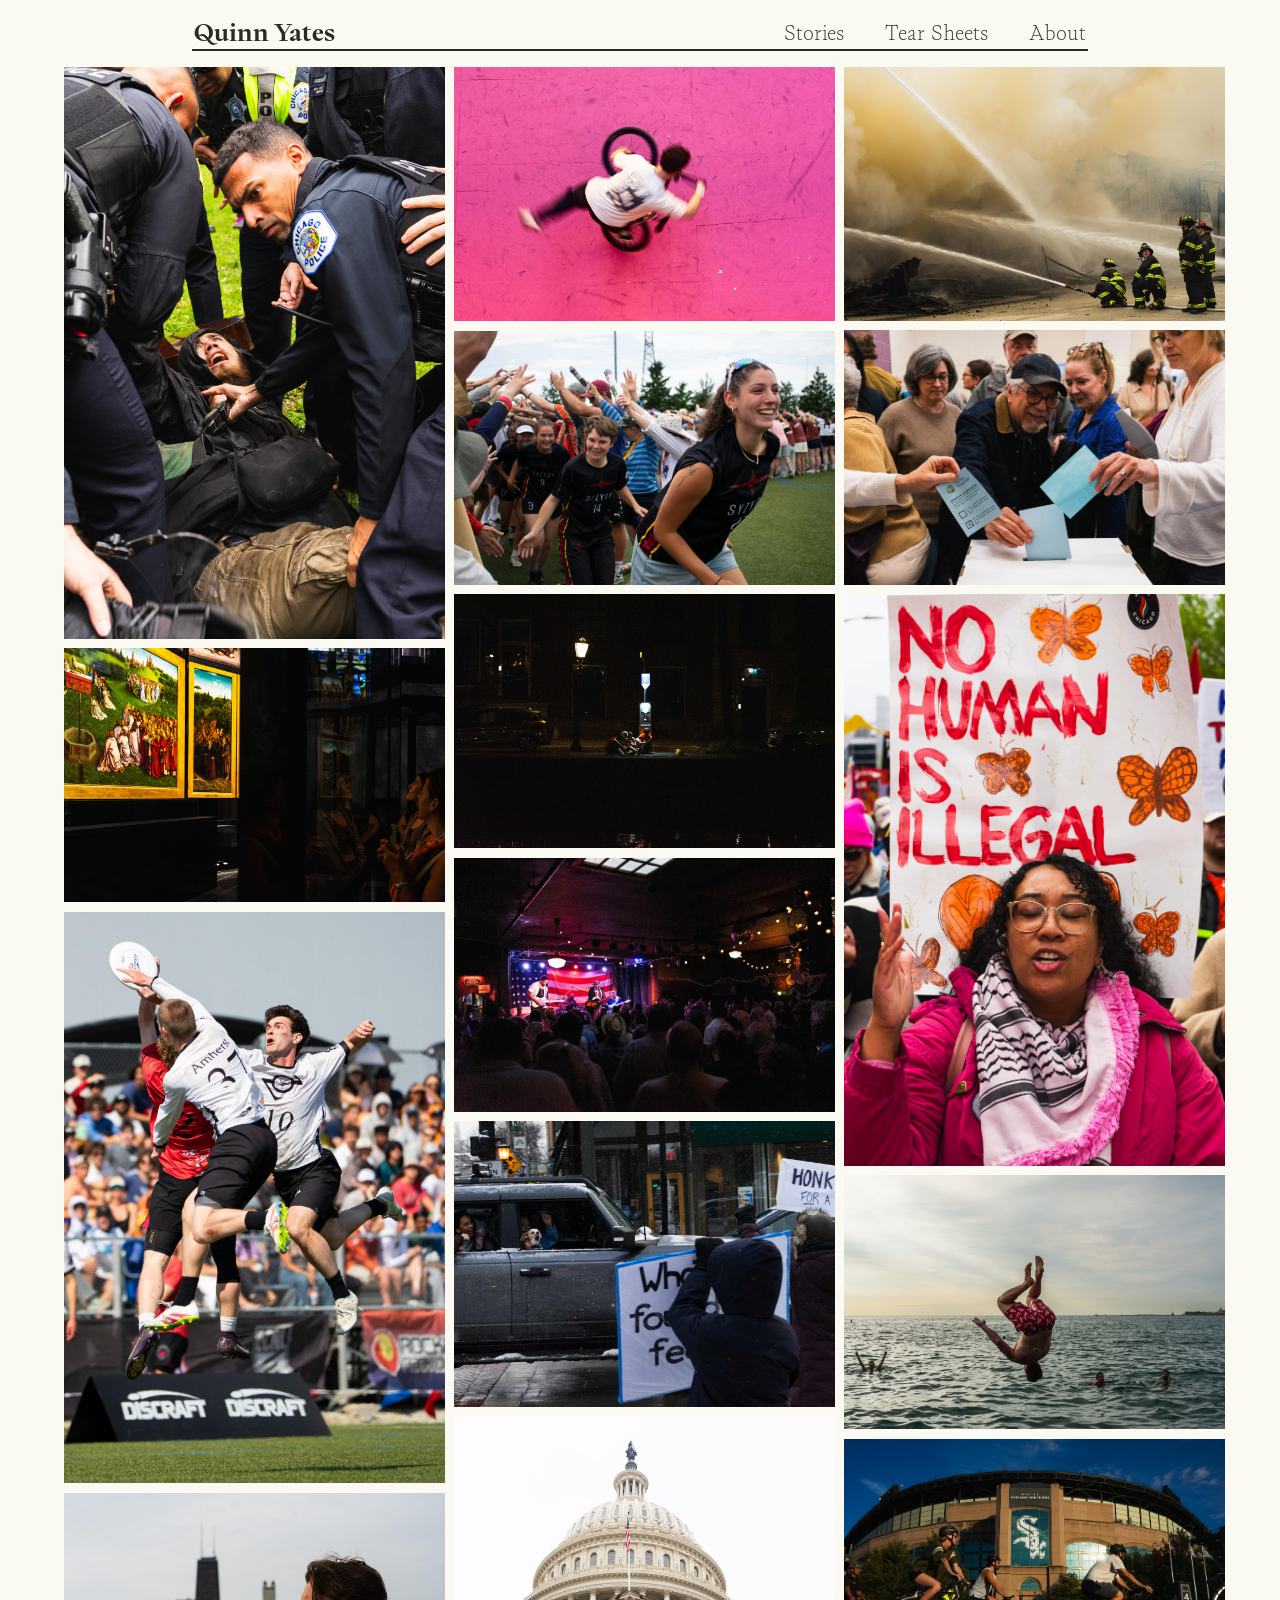
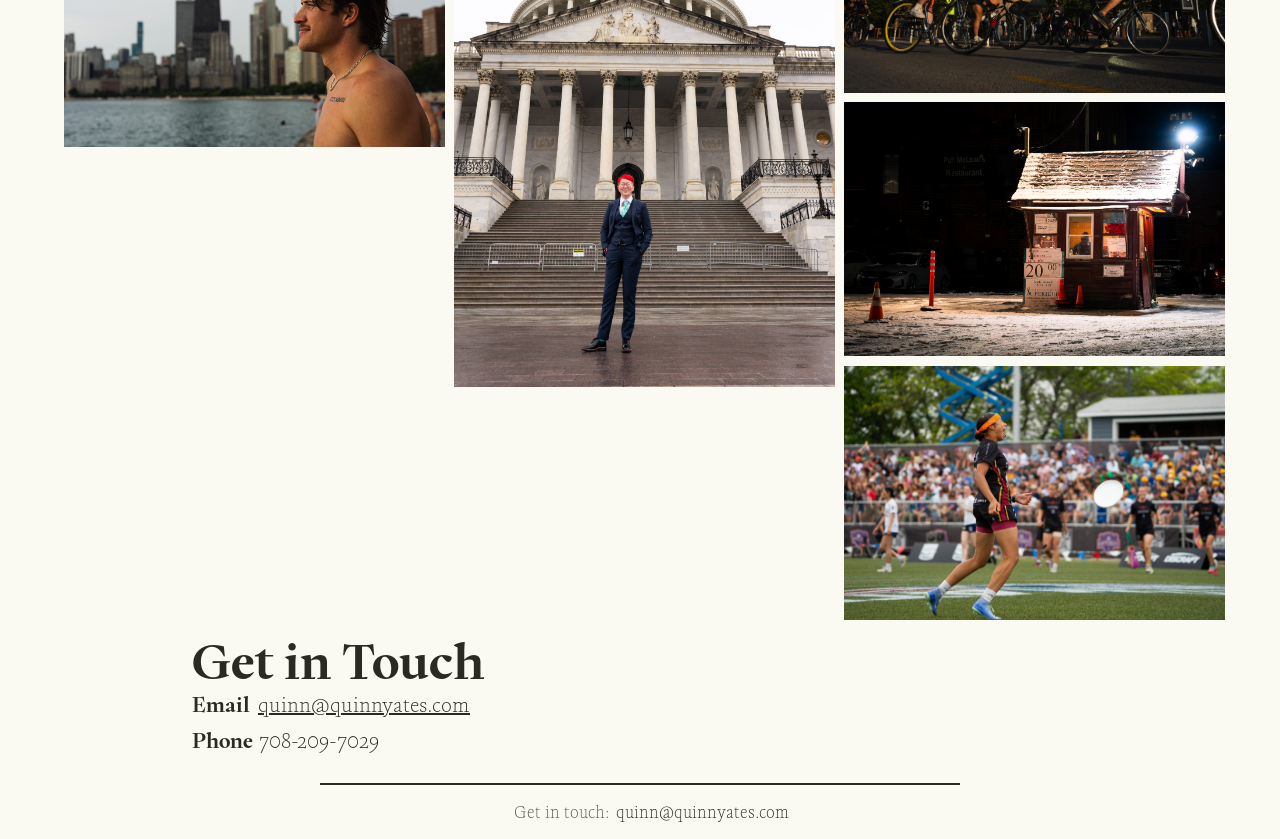
<file: index.html>
<!DOCTYPE html>
<html lang="en">

<head>
	<!--Meta tags-->
	<meta charset="UTF-8" />
	<meta name="viewport" content="width=device-width, initial-scale=1.0" />
	<meta name="description" content="Quinn's Photography" />
	<meta name="robots" content="index, follow" />
	<link rel="icon" type="image/x-icon" href="/assets/favicon/favicon.ico">
	<!--Open Graph Tags-->
	<meta property="og:site_name" content="Quinn Yates" />
	<meta property="og:url" content="https://photo.quinnyates.com" />
	<meta property="og:type" content="website" />
	<!-- Style Tags -->
	<link rel="stylesheet" href="style.css" />
	<link rel="stylesheet" href="index.css" />
	<script src="./photo.js" defer type="module"></script>
	<!-- Other -->
	<meta property="og:title" content="Portfolio | Quinn Yates" />
	<title>Portfolio | Quinn Yates</title>
</head>

<body class="homepage" id="body">
	<nav>
		<a href="/"><h1>Quinn Yates</h1></a>
		<ul>
			<li><a href="/stories/">Stories</a></li>
			<li><a href="/tearsheets/">Tear Sheets</a></li>
			<li><a href="about.html">About</a></li>
		</ul>
	</nav>
	<main>
		<section id="portfolio">
			<div class="wrapper-full">
                                <div class="popup">
					<button class="back"><img src="assets/gallery.svg" class="back" alt="back to gallery"></button>
				</div>
				<div id="photos" class="gallery">
                                </div>
			</div>
		</section>
		<section id="get-in-touch">
			<div class="wrapper">
				<h2>Get in Touch</h2>
				<p><b>Email</b> <a href="mailto:quinn@quinnyates.com">quinn@quinnyates.com</a></p>
				<p><b>Phone</b> 708-209-7029</p>
			</div>
		</section>

        </main>
	<footer>
		<div class="footer-wrapper">
			<span>Get in touch: <a href="mailto:quinn@quinnyates.com">quinn@quinnyates.com</a></span>
		</div>
	</footer>
</body>

</html>
</file>
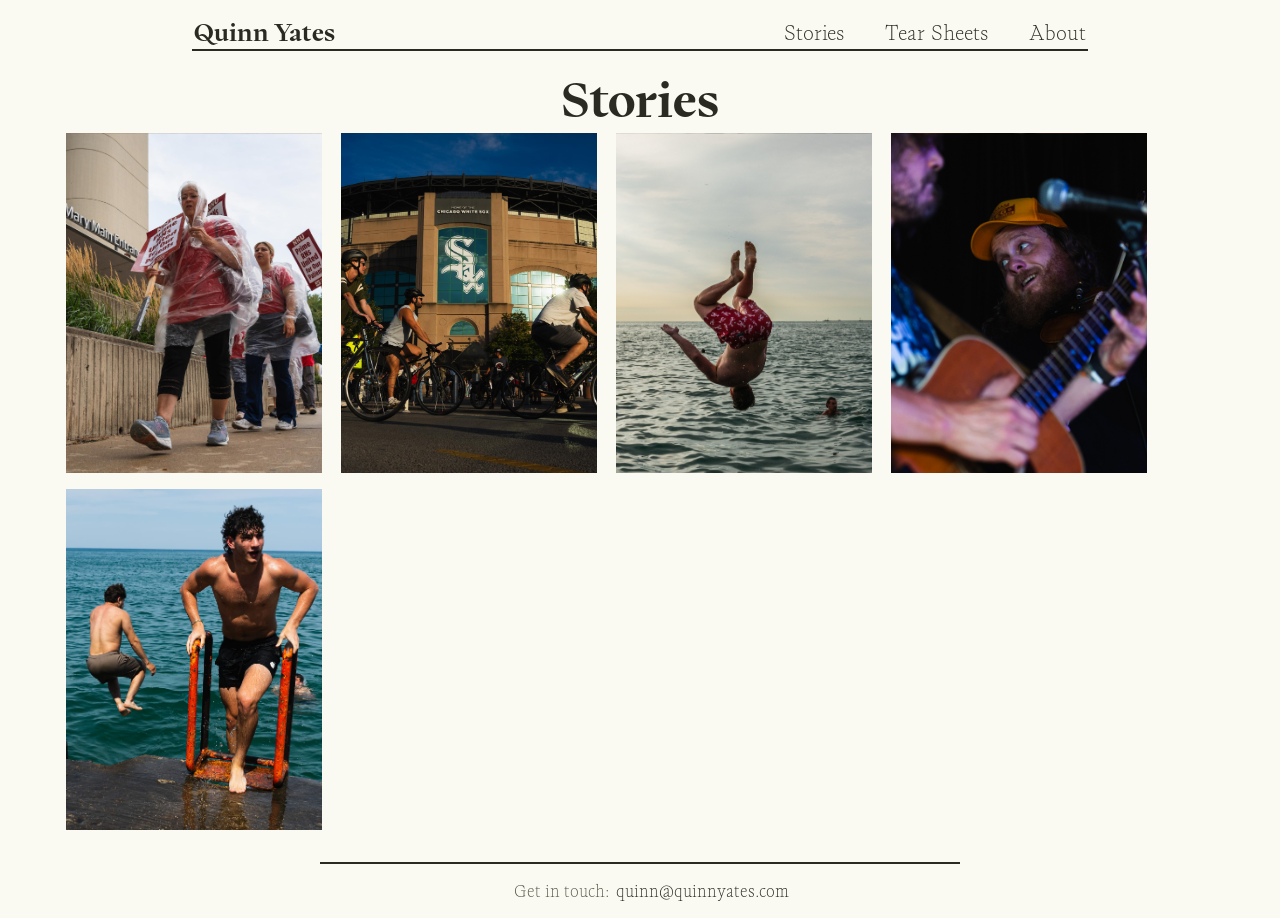
<file: stories/index.html>
<!DOCTYPE html>
<html lang="en">

<head>
	<!--Meta tags-->
	<meta charset="UTF-8" />
	<meta name="viewport" content="width=device-width, initial-scale=1.0" />
	<meta name="description" content="Quinn's Photography" />
	<meta name="robots" content="index, follow" />
	<link rel="icon" type="image/x-icon" href="/assets/favicon/favicon.ico">
	<!--Open Graph Tags-->
	<meta property="og:site_name" content="Quinn Yates" />
	<meta property="og:url" content="https://photo.quinnyates.com" />
	<meta property="og:type" content="website" />
	<!-- Style Tags -->
	<link rel="stylesheet" href="../style.css" />
	<link rel="stylesheet" href="./stories.css" />
	<!-- Other -->
	<meta property="og:title" content="Photo Stories | Quinn Yates" />
	<title>Photo Stories | Quinn Yates</title>
</head>

<body class="homepage" id="body">
	<nav>
		<a href="/"><h1>Quinn Yates</h1></a>
		<ul>
			<li><a href="/stories/">Stories</a></li>
			<li><a href="/tearsheets/">Tear Sheets</a></li>
			<li><a href="../about.html">About</a></li>
		</ul>
	</nav>
	<main>
		<section >
			<div class="wrapper wrapper-title">
				<h2 style="text-align: center;">Stories</h2>
			</div>
			<div class="wrapper-full">
				<div id="photos" class="story-gallery">
					<a href="nurse-strike.html">
						<article style="background-image: url(../assets/photos/nurse-strike/1.jpg);">
							<h3>Nurse Strike</h3>
						</article>
					</a>
					<a href="https://quinnyates.com/posts/chicago-bike-sox">
						<article style="background-image: url(../assets/photos/thumbnails/chicago-bike-sox.jpg);">
							<h3>Bikes, Beer and Baseball</h3>
						</article>
					</a>
					<a href="../frosty-fridays.html">
						<article style="background-image: url(../assets/photos/frosty-fridays/1.jpg);">
							<h3>Frosty Fridays</h3>
						</article>
					</a>
					<a href="../american-music-festival-2026.html">
						<article style="background-image: url(../assets/photos/amf-2026/1.jpg);">
							<h3>American Music Festival</h3>
						</article>
					</a>
					<a href="../summertime.html">
						<article style="background-image: url(../assets/photos/summertime/1.jpg);">
							<h3>Summertime</h3>
						</article>
					</a>
				</div>

			</div>
		</section>
        </main>
	<footer>
		<div class="footer-wrapper">
			<span>Get in touch: <a href="mailto:quinn@quinnyates.com">quinn@quinnyates.com</a></span>
		</div>
	</footer>
</body>

</html>
</file>
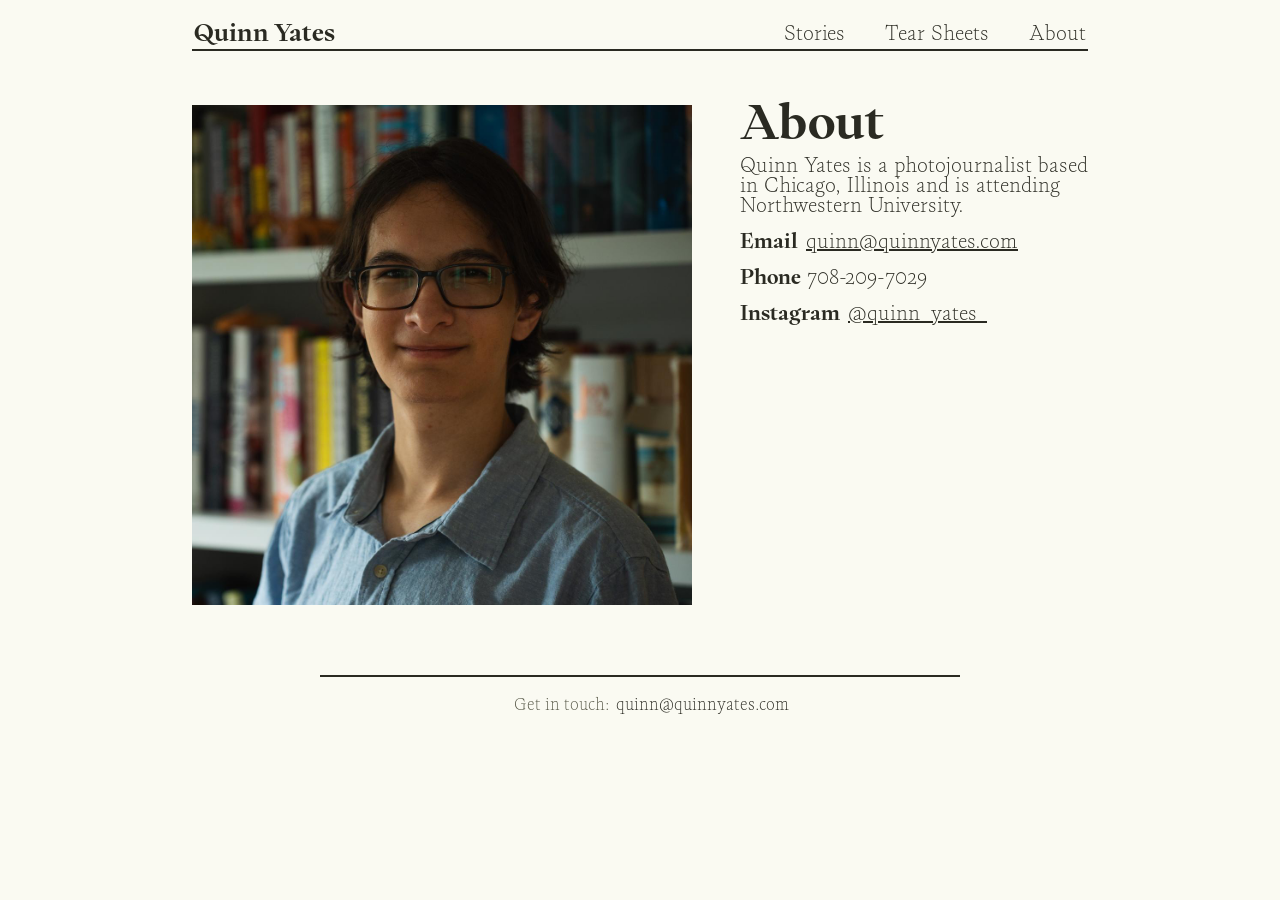
<file: about.html>
<!DOCTYPE html>
<html lang="en">

<head>
	<!--Meta tags-->
	<meta charset="UTF-8" />
	<meta name="viewport" content="width=device-width, initial-scale=1.0" />
	<meta name="description" content="Quinn's Photography" />
	<meta name="robots" content="index, follow" />
	<link rel="icon" type="image/x-icon" href="/assets/favicon/favicon.ico">
	<!--Open Graph Tags-->
	<meta property="og:site_name" content="My Random Throughts" />
	<meta property="og:url" content="https://photo.quinnyates.com/about" />
	<meta property="og:type" content="website" />
	<!-- Style Tags -->
	<link rel="stylesheet" href="./style.css" />
	<!-- Other -->
	<meta property="og:title" content="About Me | Quinn Yates" />
	<title>About</title>
</head>

<body class="homepage">
	<nav>
		<a href="/"><h1>Quinn Yates</h1></a>
		<ul>
			<li><a href="/stories/">Stories</a></li>
			<li><a href="/tearsheets/">Tear Sheets</a></li>
			<li><a href="about.html">About</a></li>
		</ul>
	</nav>
	<main>
		<br>
		<section id="description">
			<div class="wrapper wrapper-split">
				<img src="/assets/photos/headshot.jpg" alt="">
				<div>
					<h2>About</h2>
					<p>Quinn Yates is a photojournalist based in Chicago, Illinois and is attending Northwestern University.</p>
					<p><b>Email</b> <a href="mailto:quinn@quinnyates.com">quinn@quinnyates.com</a></p>
					<p><b>Phone</b> 708-209-7029</p>
					<p><b>Instagram</b> <a href="https://www.instagram.com/quinn_yates_/">@quinn_yates_</a></p>
				</div>

			</div>
		</section>
		<br>
		<section id="contact" class="wrapper">
		</section>
	</main>
	<footer>
		<div class="footer-wrapper">
			<span>Get in touch: <a href="mailto:quinn@quinnyates.com">quinn@quinnyates.com</a></span>
		</div>
	</footer>
</body>

</html>
</file>
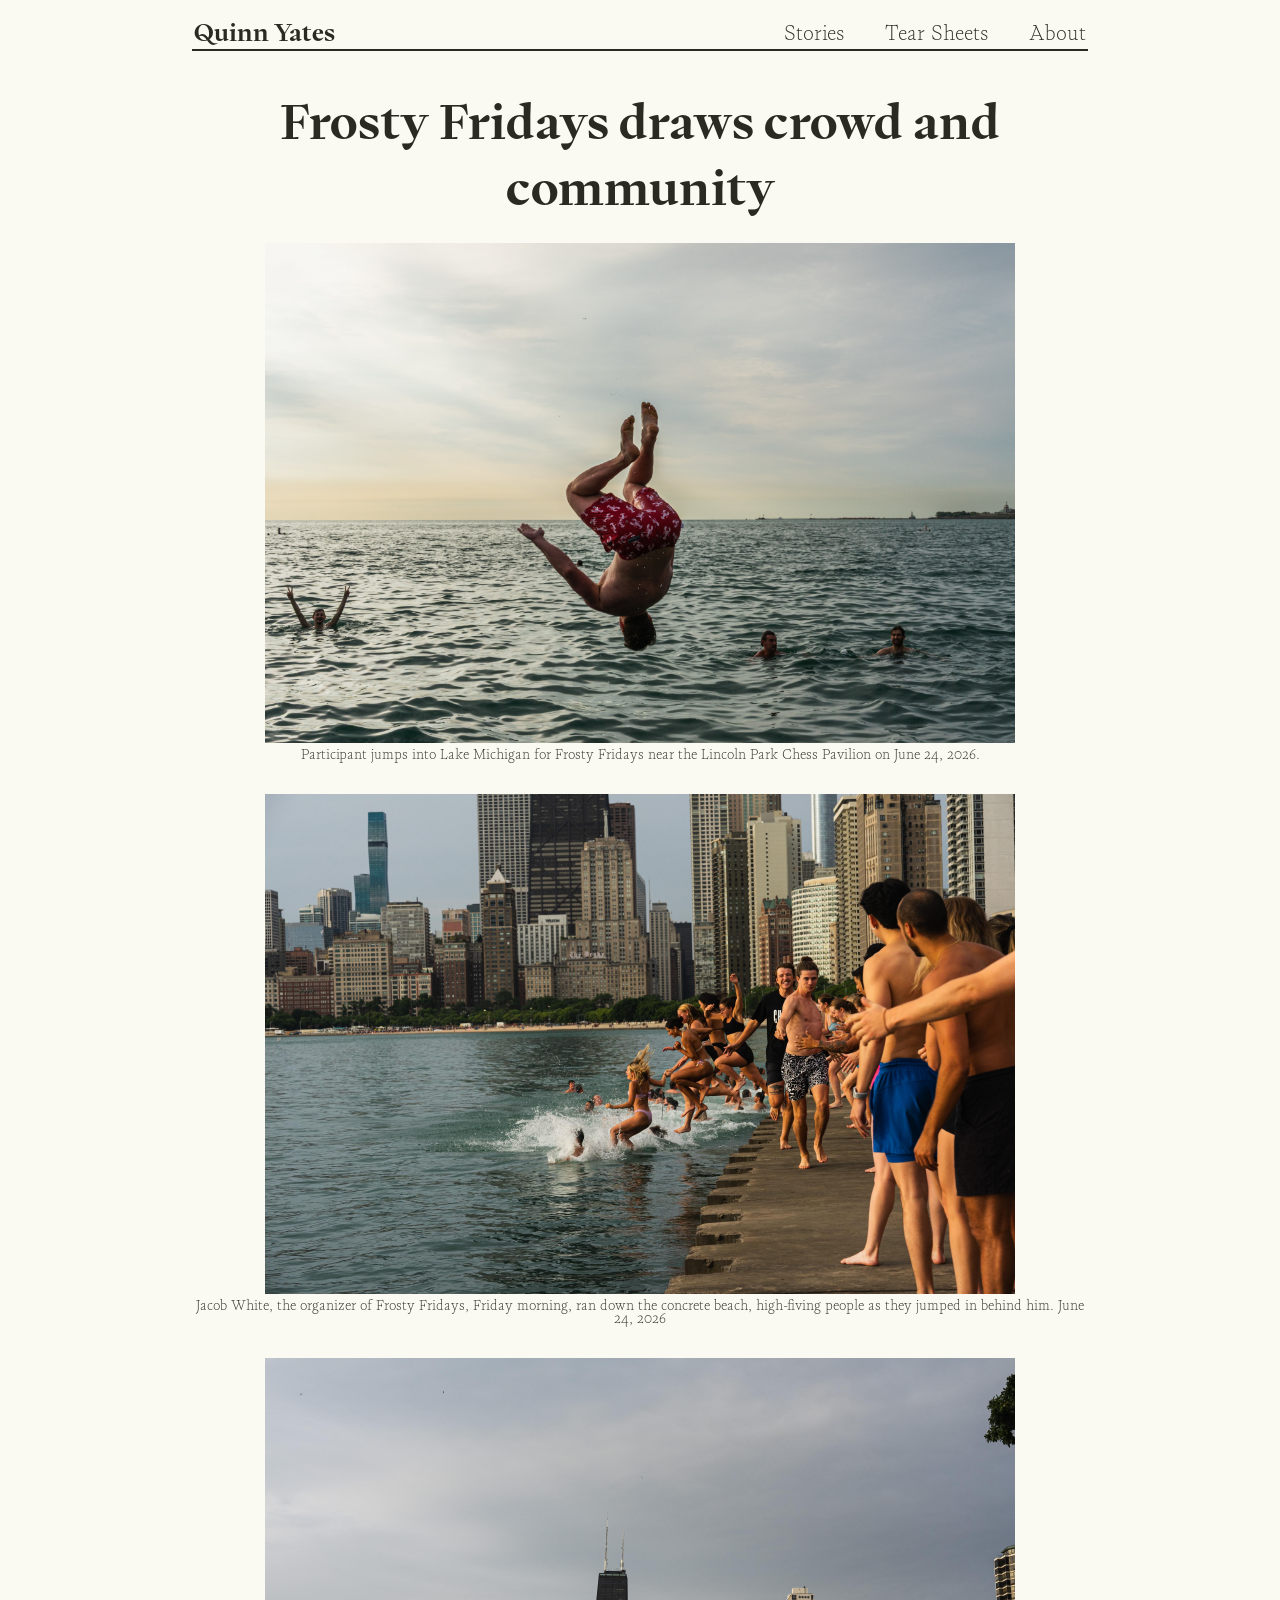
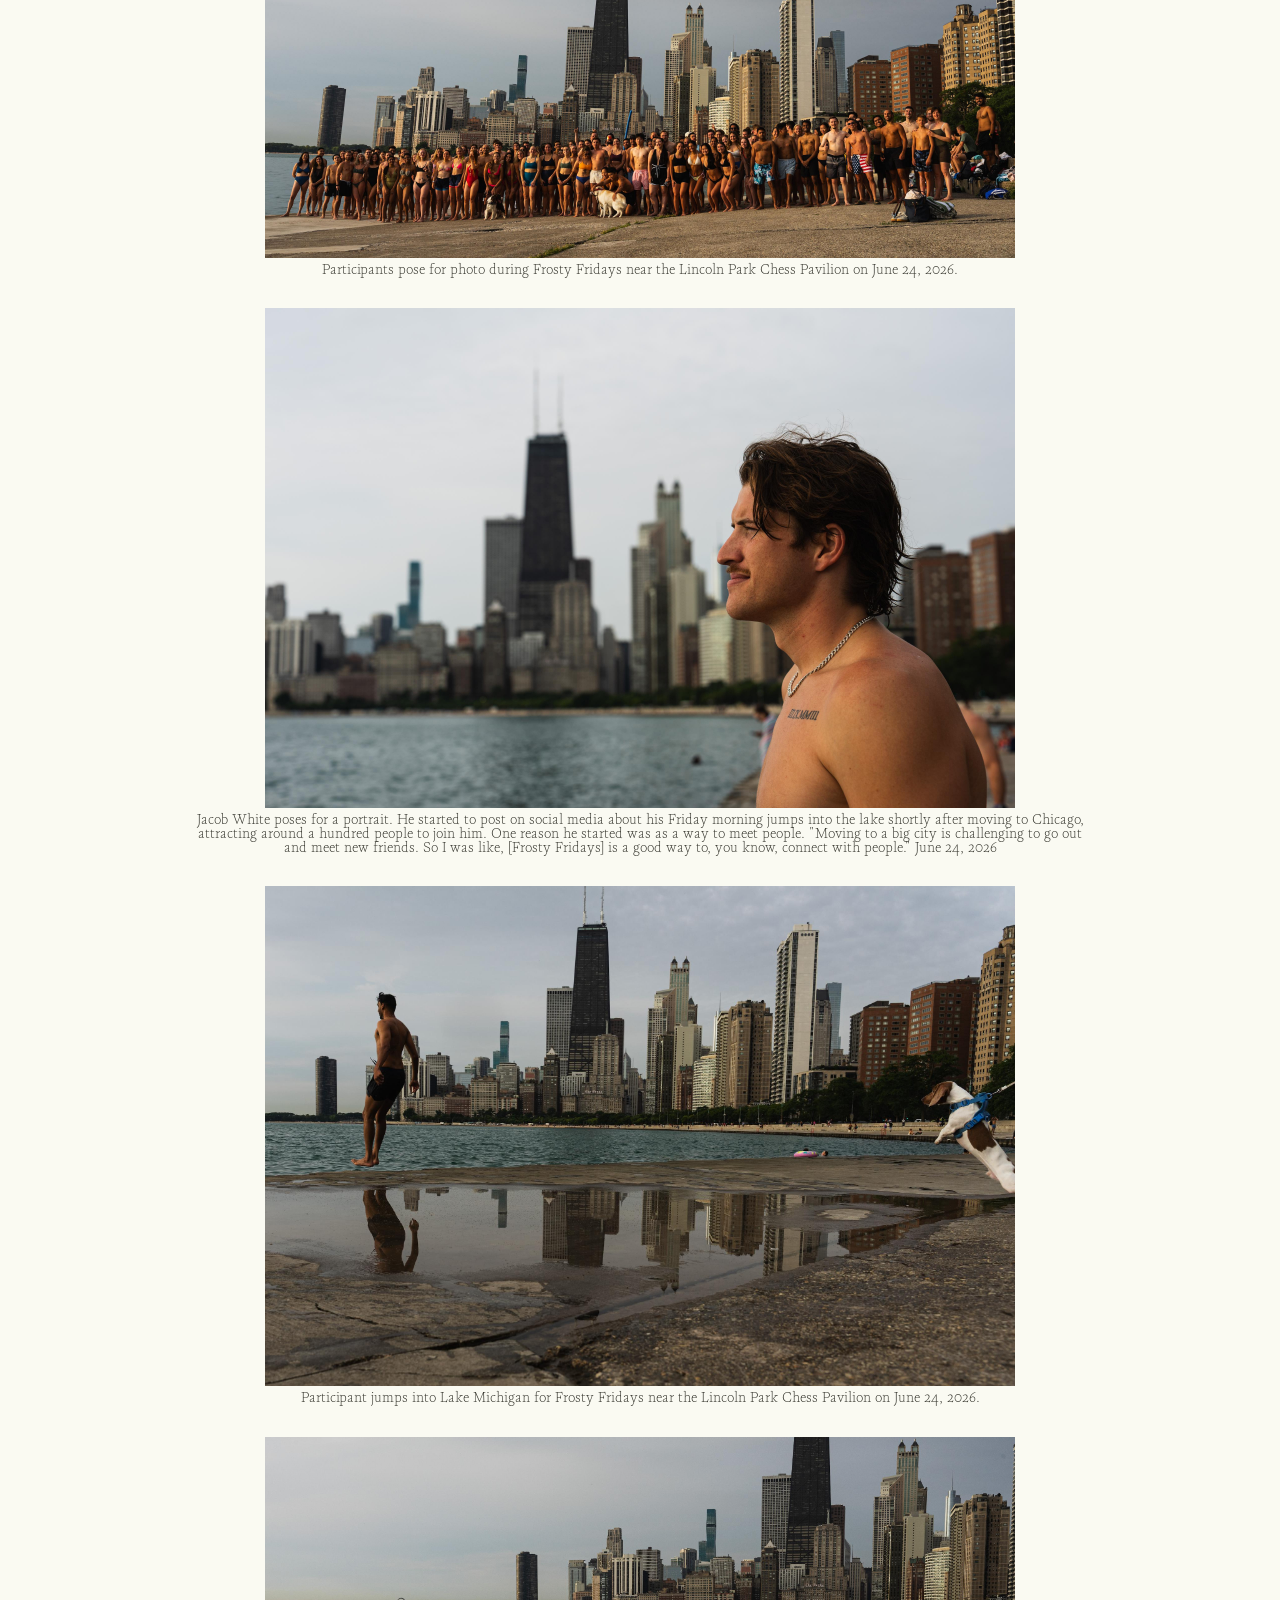
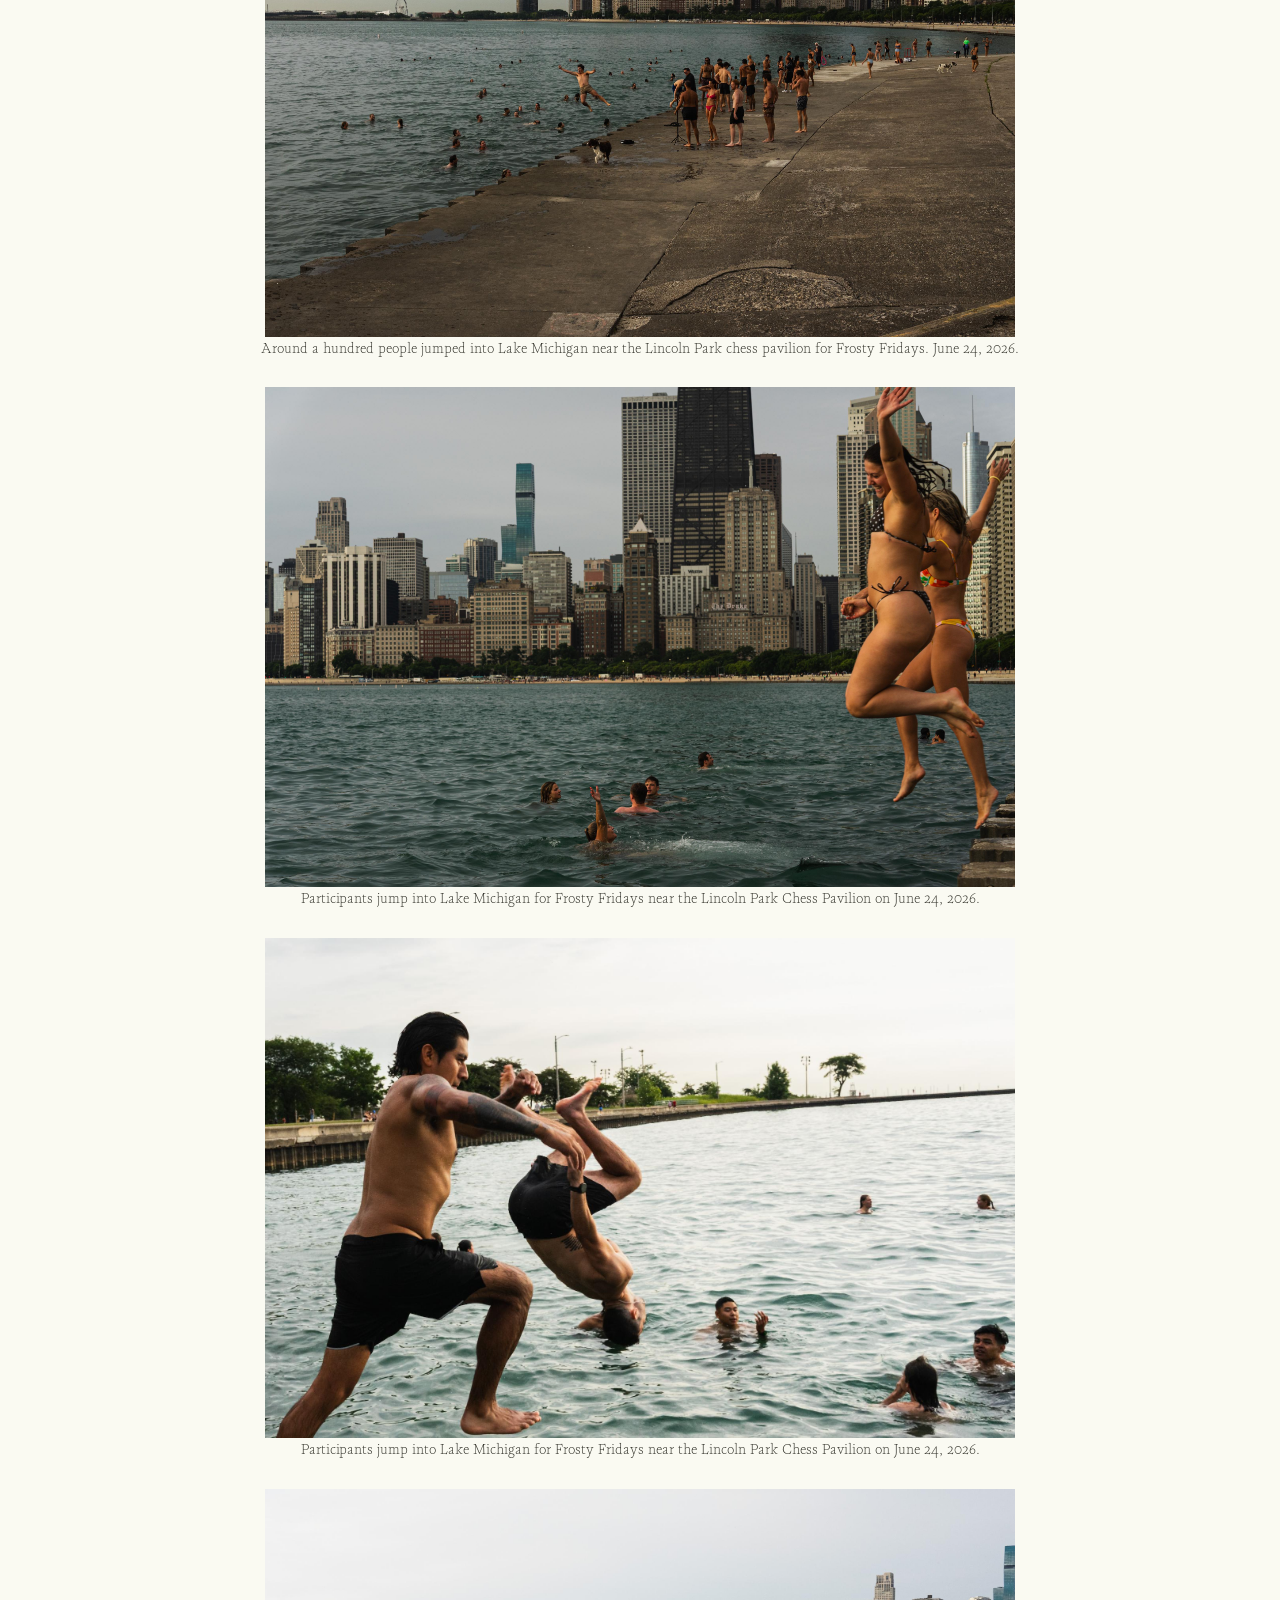
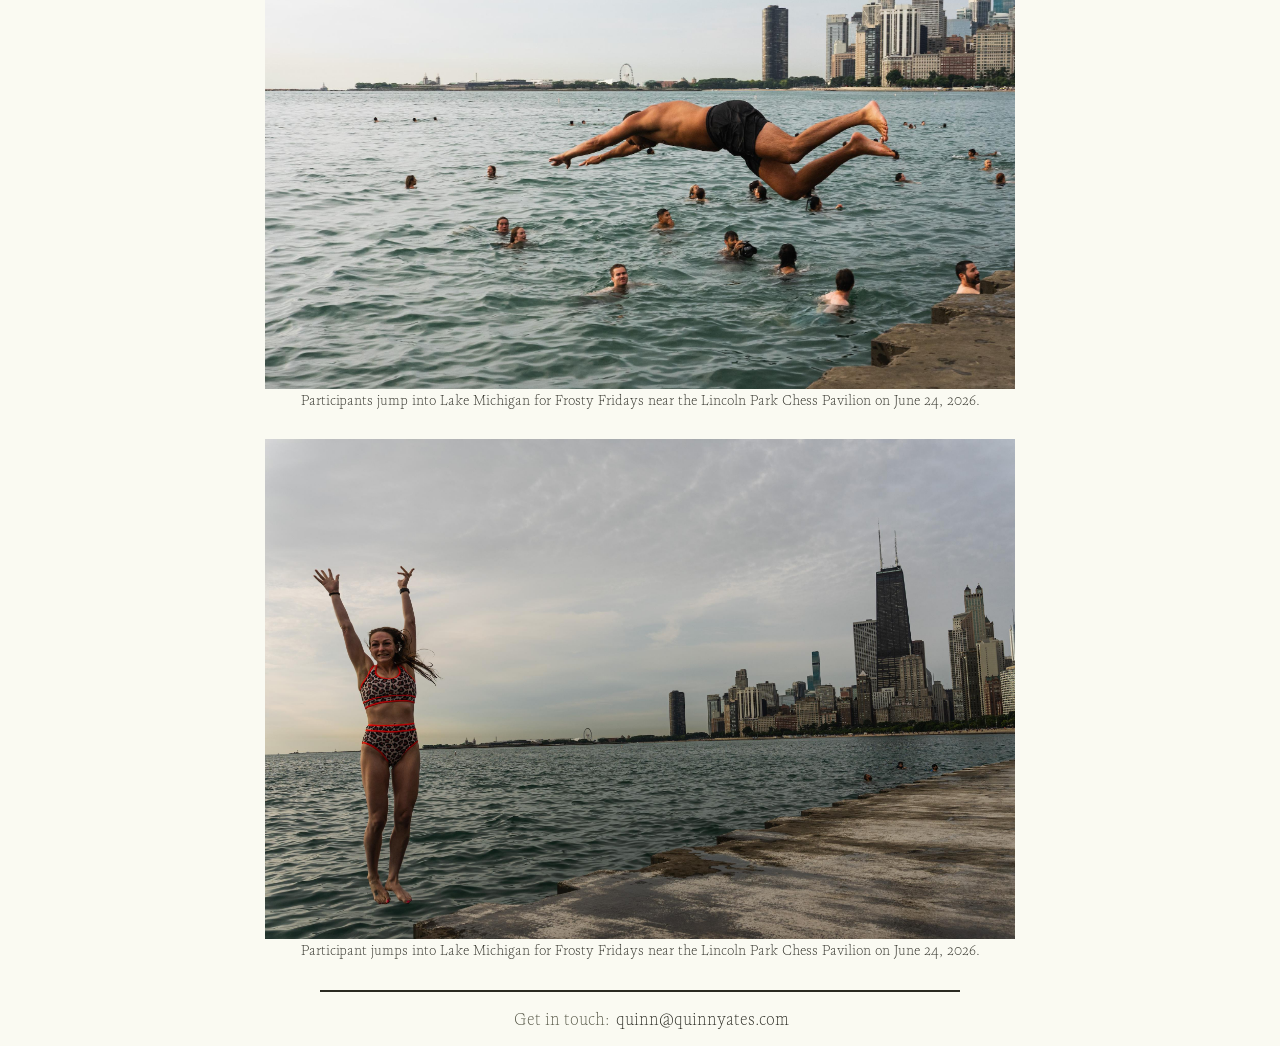
<file: frosty-fridays.html>
<!DOCTYPE html>
<html lang="en">

<head>
	<!--Meta tags-->
	<meta charset="UTF-8" />
	<meta name="viewport" content="width=device-width, initial-scale=1.0" />
	<meta name="description" content="Quinn's Photography" />
	<meta name="robots" content="index, follow" />
	<link rel="icon" type="image/x-icon" href="/assets/favicon/favicon.ico">
	<!--Open Graph Tags-->
	<meta property="og:site_name" content="Quinn Yates" />
	<meta property="og:url" content="https://photo.quinnyates.com/summertime" />
	<meta property="og:type" content="website" />
	<!-- Style Tags -->
	<link rel="stylesheet" href="style.css" />
	<!-- Other -->
	<meta property="og:title" content="Frosty Fridays" />
	<title>Frosty Fridays</title>
</head>

<body class="homepage" id="body">
	<nav>
		<a href="/"><h1>Quinn Yates</h1></a>
		<ul>
			<li><a href="/stories/">Stories</a></li>
			<li><a href="/tearsheets/">Tear Sheets</a></li>
			<li><a href="about.html">About</a></li>
		</ul>
	</nav>
	<main>
		<section id="portfolio">
			<br>
			<div class="wrapper wrapper-title">
				<h2 style="text-align: center;">Frosty Fridays draws crowd and community</h2>
			</div>
			<br>
			<div class="wrapper centered">
				<div class="image">
					<img src="./assets/photos/frosty-fridays/1.jpg" alt="Participant jumps into Lake Michigan for Frosty Fridays near the Lincoln Park Chess Pavilion on June 24, 2026.">
					<p class="caption">Participant jumps into Lake Michigan for Frosty Fridays near the Lincoln Park Chess Pavilion on June 24, 2026.</p>
				</div>
				<div class="image">
					<img src="./assets/photos/frosty-fridays/2.jpg" alt="Jacob White, the organizer of Frosty Fridays, Friday morning, ran down the concrete beach, high-fiving people as they jumped in behind him. June 24, 2026">
					<p class="caption">Jacob White, the organizer of Frosty Fridays, Friday morning, ran down the concrete beach, high-fiving people as they jumped in behind him. June 24, 2026</p>
				</div>
				<div class="image">
					<img src="./assets/photos/frosty-fridays/3.jpg" alt="Participants pose for photo during Frosty Fridays near the Lincoln Park Chess Pavilion on June 24, 2026.">
					<p class="caption">Participants pose for photo during Frosty Fridays near the Lincoln Park Chess Pavilion on June 24, 2026.</p>
				</div>
				<div class="image">
					<img src="./assets/photos/frosty-fridays/4.jpg" alt="Jacob White poses for a portrait. He started to post on social media about his Friday morning jumps into the lake shortly after moving to Chicago, attracting around a hundred people to join him. One reason he started was as a way to meet people. 'Moving to a big city is challenging to go out and meet new friends. So I was like, [Frosty Fridays] is a good way to, you know, connect with people.' June 24, 2026">
					<p class="caption">Jacob White poses for a portrait. He started to post on social media about his Friday morning jumps into the lake shortly after moving to Chicago, attracting around a hundred people to join him. One reason he started was as a way to meet people. "Moving to a big city is challenging to go out and meet new friends. So I was like, [Frosty Fridays] is a good way to, you know, connect with people." June 24, 2026</p>
				</div>
				<div class="image">
					<img src="./assets/photos/frosty-fridays/5.jpg" alt="Participant jumps into Lake Michigan for Frosty Fridays near the Lincoln Park Chess Pavilion on June 24, 2026.">
					<p class="caption">Participant jumps into Lake Michigan for Frosty Fridays near the Lincoln Park Chess Pavilion on June 24, 2026.</p>
				</div>
				<div class="image">
					<img src="./assets/photos/frosty-fridays/6.jpg" alt="Around a hundred people jumped into Lake Michigan near the Lincoln Park chess pavilion for Frosty Fridays. June 24, 2026.">
					<p class="caption">Around a hundred people jumped into Lake Michigan near the Lincoln Park chess pavilion for Frosty Fridays. June 24, 2026.</p>
				</div>
				<div class="image">
					<img src="./assets/photos/frosty-fridays/7.jpg" alt="Participants jump into Lake Michigan for Frosty Fridays near the Lincoln Park Chess Pavilion on June 24, 2026.">
					<p class="caption">Participants jump into Lake Michigan for Frosty Fridays near the Lincoln Park Chess Pavilion on June 24, 2026.</p>
				</div>
				<div class="image">
					<img src="./assets/photos/frosty-fridays/8.jpg" alt="Participants jump into Lake Michigan for Frosty Fridays near the Lincoln Park Chess Pavilion on June 24, 2026.">
					<p class="caption">Participants jump into Lake Michigan for Frosty Fridays near the Lincoln Park Chess Pavilion on June 24, 2026.</p>
				</div>
				<div class="image">
					<img src="./assets/photos/frosty-fridays/9.jpg" alt="Participants jump into Lake Michigan for Frosty Fridays near the Lincoln Park Chess Pavilion on June 24, 2026.">
					<p class="caption">Participants jump into Lake Michigan for Frosty Fridays near the Lincoln Park Chess Pavilion on June 24, 2026.</p>
				</div>
				<div class="image">
					<img src="./assets/photos/frosty-fridays/10.jpg" alt="Participant jumps into Lake Michigan for Frosty Fridays near the Lincoln Park Chess Pavilion on June 24, 2026.">
					<p class="caption">Participant jumps into Lake Michigan for Frosty Fridays near the Lincoln Park Chess Pavilion on June 24, 2026.</p>
				</div>
			</div>
		</section>
        </main>
	<footer>
		<div class="footer-wrapper">
			<span>Get in touch: <a href="mailto:quinn@quinnyates.com">quinn@quinnyates.com</a></span>
		</div>
	</footer>
</body>

</html>
</file>
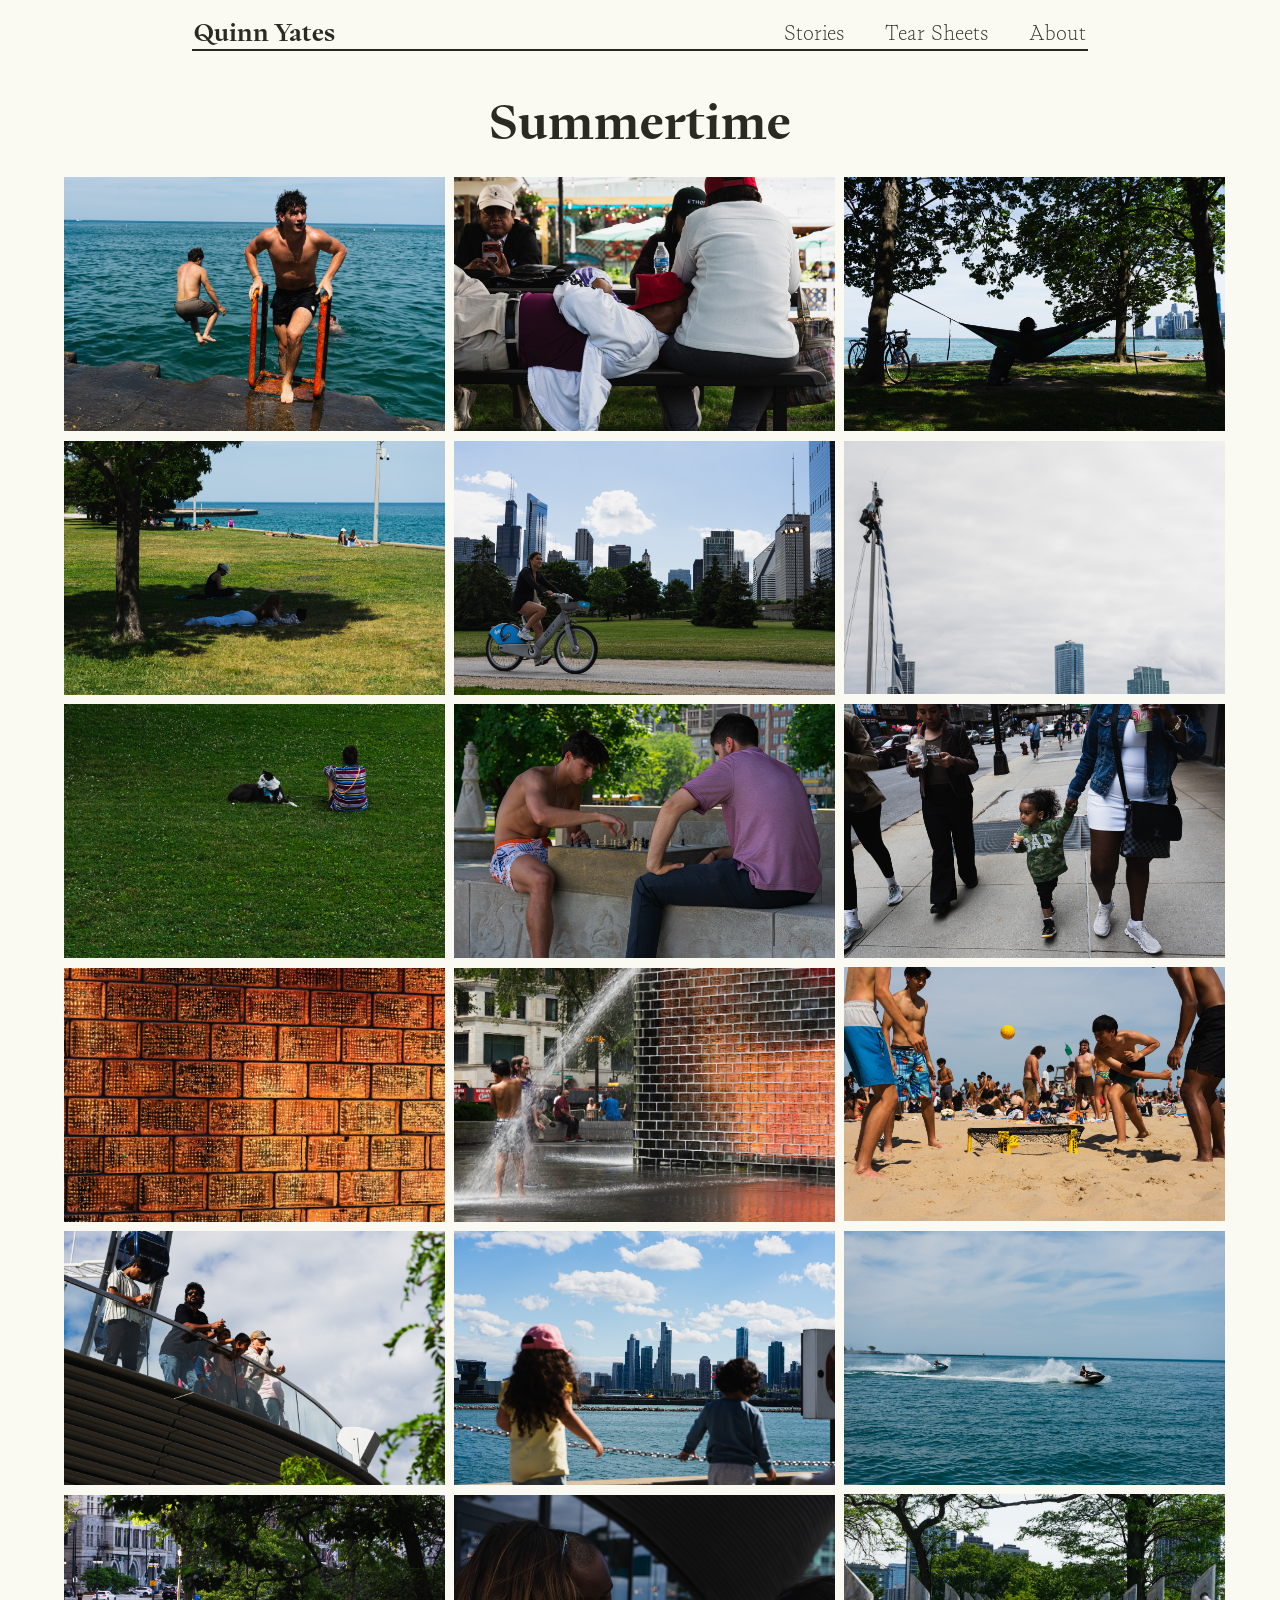
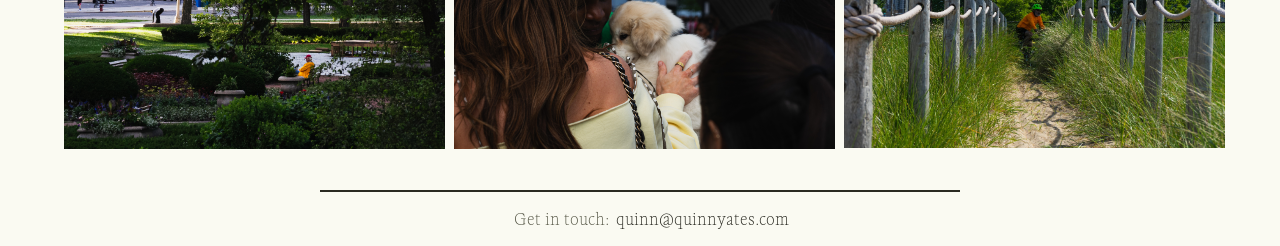
<file: summertime.html>
<!DOCTYPE html>
<html lang="en">

<head>
	<!--Meta tags-->
	<meta charset="UTF-8" />
	<meta name="viewport" content="width=device-width, initial-scale=1.0" />
	<meta name="description" content="Quinn's Photography" />
	<meta name="robots" content="index, follow" />
	<link rel="icon" type="image/x-icon" href="/assets/favicon/favicon.ico">
	<!--Open Graph Tags-->
	<meta property="og:site_name" content="Quinn Yates" />
	<meta property="og:url" content="https://photo.quinnyates.com/summertime" />
	<meta property="og:type" content="website" />
	<!-- Style Tags -->
	<link rel="stylesheet" href="style.css" />
	<script src="./summertime.js" defer type="module"></script>
	<!-- Other -->
	<meta property="og:title" content="Summertime" />
	<title>Summertime</title>
</head>

<body class="homepage" id="body">
	<nav>
		<a href="/"><h1>Quinn Yates</h1></a>
		<ul>
			<li><a href="/stories/">Stories</a></li>
			<li><a href="/tearsheets/">Tear Sheets</a></li>
			<li><a href="about.html">About</a></li>
		</ul>
	</nav>
	<main>
		<section id="portfolio">
			<br>
			<div class="wrapper wrapper-title">
				<h2 style="text-align: center;">Summertime</h2>
			</div>
			<br>
			<div class="wrapper-full">
                                <div class="popup"></div>
				<div id="photos" class="gallery">
                                </div>
			</div>
		</section>
        </main>
	<footer>
		<div class="footer-wrapper">
			<span>Get in touch: <a href="mailto:quinn@quinnyates.com">quinn@quinnyates.com</a></span>
		</div>
	</footer>
</body>

</html>
</file>
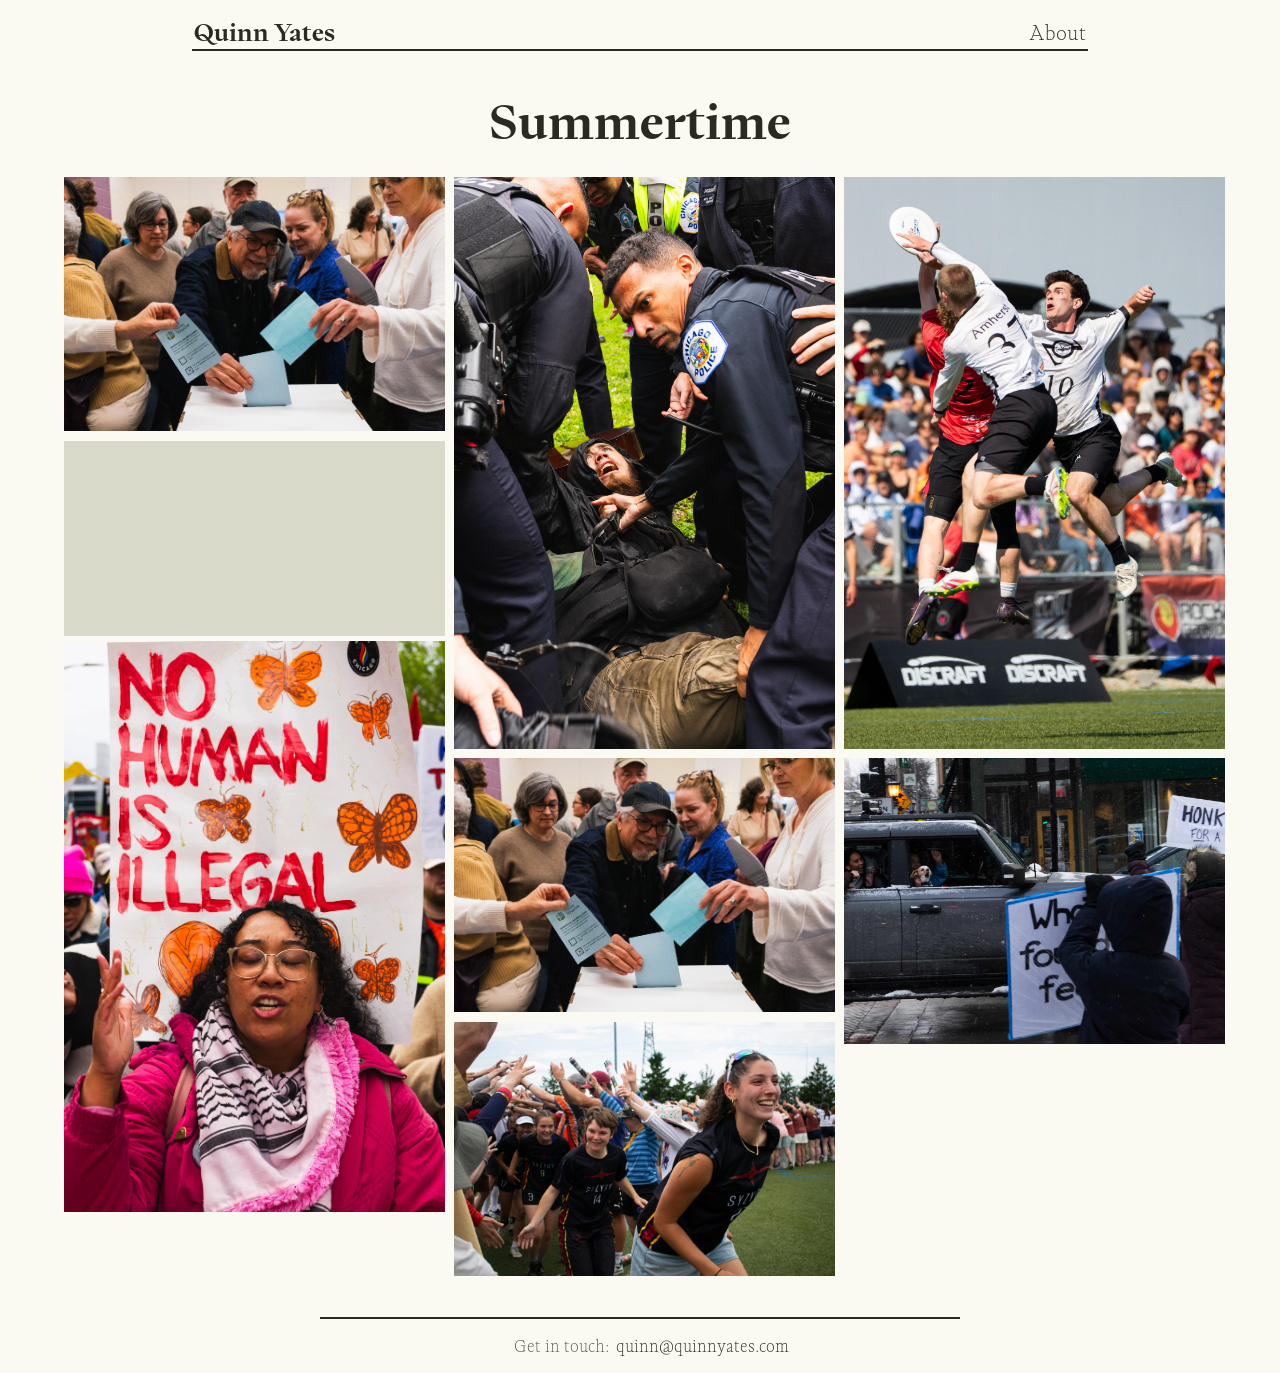
<file: video.html>
<!DOCTYPE html>
<html lang="en">

<head>
	<!--Meta tags-->
	<meta charset="UTF-8" />
	<meta name="viewport" content="width=device-width, initial-scale=1.0" />
	<meta name="description" content="Blogs and projects by Quinn" />
	<meta name="robots" content="index, follow" />
	<link rel="icon" type="image/x-icon" href="/assets/favicon/favicon.ico">
	<!--Open Graph Tags-->
	<meta property="og:site_name" content="Quinn" />
	<meta property="og:url" content="https://photo.quinnyates.com/summertime" />
	<meta property="og:type" content="website" />
	<!-- Style Tags -->
	<link rel="stylesheet" href="style.css" />
	<script src="./video.js" defer type="module"></script>
	<!-- Other -->
	<meta property="og:title" content="Quinn" />
	<title>Summertime</title>
</head>

<body class="homepage" id="body">
	<nav>
		<a href="/"><h1>Quinn Yates</h1></a>
		<ul>
			<li><a href="about.html">About</a></li>
		</ul>
	</nav>
	<main>
		<section id="portfolio">
			<br>
			<div class="wrapper">
				<h2 style="text-align: center;">Summertime</h2>
			</div>
			<br>
			<div class="wrapper-full">
                                <div class="popup"></div>
				<div id="photos" class="gallery">
                                </div>
			</div>
		</section>
        </main>
	<footer>
		<div class="footer-wrapper">
			<span>Get in touch: <a href="mailto:quinn@quinnyates.com">quinn@quinnyates.com</a></span>
		</div>
	</footer>
</body>

</html>
</file>
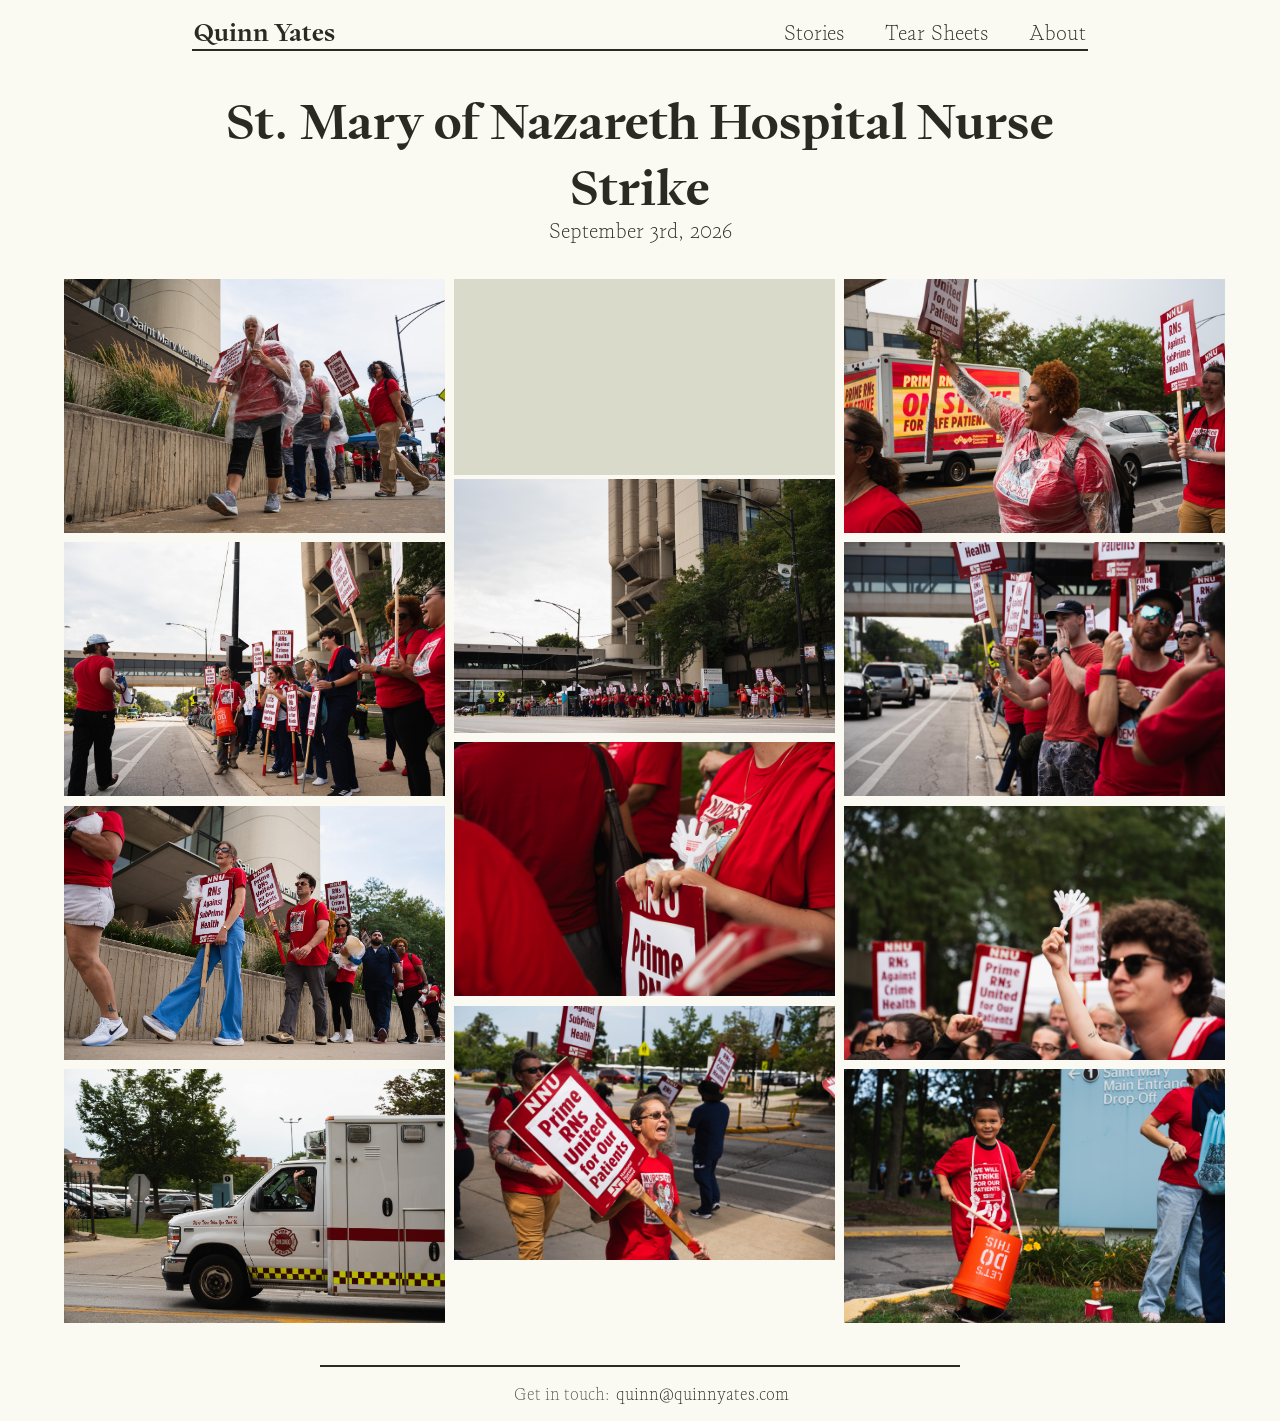
<file: stories/nurse-strike.html>
<!DOCTYPE html>
<html lang="en">

<head>
	<!--Meta tags-->
	<meta charset="UTF-8" />
	<meta name="viewport" content="width=device-width, initial-scale=1.0" />
	<meta name="description" content="Quinn's Photography" />
	<meta name="robots" content="index, follow" />
	<link rel="icon" type="image/x-icon" href="/assets/favicon/favicon.ico">
	<!--Open Graph Tags-->
	<meta property="og:site_name" content="Quinn Yates" />
	<meta property="og:url" content="https://photo.quinnyates.com" />
	<meta property="og:type" content="website" />
	<!-- Style Tags -->
	<link rel="stylesheet" href="../style.css" />
	<script src="./nurse-strike.js" defer type="module"></script>
	<!-- Other -->
	<meta property="og:title" content="St. Mary of Nazareth Hospital Nurse Strike" />
	<title>St. Mary of Nazareth Hospital Nurse Strike</title>
</head>

<body class="homepage" id="body">
	<nav>
		<a href="/"><h1>Quinn Yates</h1></a>
		<ul>
			<li><a href="/stories/">Stories</a></li>
			<li><a href="/tearsheets/">Tear Sheets</a></li>
			<li><a href="../about.html">About</a></li>
		</ul>
	</nav>
	<main>
		<section id="portfolio">
			<br>
			<div class="wrapper wrapper-title">
				<h2 style="text-align: center;">St. Mary of Nazareth Hospital Nurse Strike</h2>
				<p style="text-align: center;">September 3rd, 2026</p>
			</div>
			<br>
			<div class="wrapper-full">
                                <div class="popup"></div>
				<div id="photos" class="gallery">
                                </div>
			</div>
		</section>
        </main>
	<footer>
		<div class="footer-wrapper">
			<span>Get in touch: <a href="mailto:quinn@quinnyates.com">quinn@quinnyates.com</a></span>
		</div>
	</footer>
</body>

</html>
</file>
<file: style.css>
* {
    margin: 0;
    font-family: 'Writer';

    /* https://coolors.co/ee8f1b-d17b0f-3e3e33-70715c-d9dac9-fcfced */
    --bg: #fafaf2;
    --bg2: #d9dac9;

    --fg: #2A2A22;
    --fg2: #575848;

    --accent: #d17b0f;
    --accent2: #ee8f1b;
}

@font-face {
    font-family: "Atkinson";
    font-style: normal;
    src: url(/assets/fonts/AtkinsonHyperlegibleNext-VariableFont_wght.ttf)
}

@font-face {
    font-family: "Atkinson";
    font-style: italic;
    src: url(/assets/fonts/AtkinsonHyperlegibleNext-Italic-VariableFont_wght.ttf)
}

@font-face {
    font-family: "Palma";
    font-style: normal;
    font-weight: normal;
    src: url(/assets/fonts/PPPalma-FizzyMedium.otf)
}

@font-face {
    font-family: "Palma";
    font-style: normal;
    font-weight: lighter;
    src: url(/assets/fonts/PPPalma-FizzyLight.otf)
}

@font-face {
    font-family: "Palma";
    font-style: normal;
    font-weight: bold;
    src: url(/assets/fonts/PPPalma-FizzyHeavy.otf)
}

@font-face {
    font-family: "Palma";
    font-style: italic;
    font-weight: normal;
    src: url(/assets/fonts/PPPalma-FizzyMediumItalic.otf)
}

@font-face {
    font-family: "Palma";
    font-style: italic;
    font-weight: lighter;
    src: url(/assets/fonts/PPPalma-FizzyLightItalic.otf)
}

@font-face {
    font-family: "Palma";
    font-style: italic;
    font-weight: bold;
    src: url(/assets/fonts/PPPalma-FizzyHeavyItalic.otf)
}

@font-face {
    font-family: "Writer";
    font-style: normal;
    font-weight: normal;
    src: url(/assets/fonts/PPWriter-Regular.otf)
}

@font-face {
    font-family: "Writer";
    font-style: normal;
    font-weight: lighter;
    src: url(/assets/fonts/PPWriter-ThinText.otf)
}

@font-face {
    font-family: "Writer";
    font-style: normal;
    font-weight: bold;
    src: url(/assets/fonts/PPWriter-Bold.otf)
}


@font-face {
    font-family: "Writer";
    font-style: italic;
    font-weight: normal;
    src: url(/assets/fonts/PPWriter-RegularItalic.otf)
}

@font-face {
    font-family: "Writer";
    font-style: italic;
    font-weight: bold;
    src: url(/assets/fonts/PPWriter-BoldItalic.otf)
}

/* General */
body {
    position: relative;
    z-index: 0;
    background-color: var(--bg);
    color: var(--fg);
}


.wrapper {
    width: 70%;
    max-width: 1400px;
    margin: auto;
}

.wrapper-split {
    display: flex;
    gap: 3rem;
}

.wrapper-full {
    width: 90%;
    max-width: 1400px;
    margin: auto;
}

.centered {
    display: flex;
    justify-content: center;
    flex-direction: column;
    text-align: center;
    gap: 2rem;
}

.centered p, .centered img{
    margin-top: 0;
    margin-bottom: 0;
}

.wrapper-title {
    text-align: center;
}

.wrapper-img {
    width: 60%;
    max-width: 1400px;
    margin: auto;
    display: flex;
    justify-content: center;
    align-items: center;
    flex-direction: column;
}

.gallery * {
    opacity: 0;
}

@keyframes spin {
  from {
    transform: rotate(-360deg);
  }
}

.gallery:not(.loaded)::after {
    width: 50px;
    height: 50px;
    content: "";
    display: inline-block;
}
.gallery:not(.loaded)::before {
    width: 50px;
    height: 50px;
    content: "";
    position: absolute;
    left: 50%;
    /* transform: translate(0%, -50%); */
    border: 5px solid var(--fg);
    border-bottom-color: transparent;
    border-radius: 50%;
    display: inline-block;
    animation: spin 1s linear infinite;
}

.gallery.loaded * {
    opacity: 1;
}

.gallery div {
    position: absolute;
}

.gallery div img, .gallery div video {
    width: 100%;
    height: auto;
    max-height: unset;
    max-width: unset;
    margin: 0 0;
    padding: 0 0;
}

.gallery div img:hover {
    cursor: pointer;
}

.image-grid {
    display: flex;
    gap: 0.5rem;
}

.caption {
    font-weight: 100;
    font-size: 0.85rem;
    line-height: 0.85rem;
    margin-top: 0;
    margin-bottom: 0;
}

.gallery div:has(video.loading) {
    background: var(--bg2);
}

.gallery div:has(video.paused)::before {
    width: 100%;
    height: 100%;
    content: "";
    background: url(./assets/play.svg);
    background-position: center center;
    background-size: 25%;
    background-repeat: no-repeat;
    position: absolute;
    pointer-events: none;
}

.popup div:has(video.paused)::before {
    width: 100%;
    height: 100%;
    content: "";
    background: url(./assets/play.svg);
    background-position: center center;
    background-size: 10%;
    background-repeat: no-repeat;
    position: absolute;
    pointer-events: none;
}

.video-controls {
    position: absolute;
    bottom: 25px;
    left: -3px;
    width: 100%;
    opacity: 0 !important;
    transition: opacity 0.4s;
}
.gallery div:has(video):hover .video-controls, .gallery div:has(video.paused) .video-controls {
    opacity: 1 !important;
}

.video-controls .timeline {
    border: none;
    border-right: 3px solid #ccc;
    border-left: 3px solid #ccc;
    width: 100%;
    opacity: 35% !important;
}
.video-controls .timeline .bar {
    height: 20px;
    flex: 1;
    width: 100%;
}
.video-controls .timeline .bar .inner {
    background: #ccc;
    width: 0%;
    height: 100%;
}

.popup {
    display: none;
    /* position: absolute; */
    position: fixed;
    top: 0;
    left: 0;
    background: var(--bg);
    z-index: 10;
    width: 100vw;
    height: 100lvh;
}

.popup img, .popup video {
    max-height: 75lvh;
    margin: 1rem 0;
}

.popup .timeline {
    display: none;
}

.popup button {
    background: none;
    border: none;
    opacity: 70%;
    transition: all 0.5s ease-in-out;
}

.popup button.back {
    position: absolute;
    top: 0rem;
    right: 0rem;
    padding: 0.5rem 0.5rem;
}

.popup button img {
    margin: 0;
}

.popup button:hover, .popup button:active, .popup button:focus {
    opacity: 100%;
    cursor: pointer;
}

.popup button img {
    width: 3vw;
}

.popup.active {
    display: flex;
    justify-content: center;
    align-items: center;
}

.popup div {
    display: flex;
    width: 70%;
    flex-direction: column;
    justify-content: center;
    align-items: center;
}

.no-scroll {
  overflow: hidden;
}

.get-in-touch {
    text-align: center;
}

.get-in-touch p {
    display: inline-block;
    margin-right: 0.5rem;
}

.smaller {
    font-size: 1rem;
    font-weight: 100;
}

.larger {
    font-size: 2rem;
}

.blue {
    color: var(--accentBlue);
}

.orange {
    color: var(--accent);
}

.grey {
    color: var(--fg2);
}

.header .smaller {
    flex-direction: column;
    justify-content: center;
    align-items: center;
    display: flex;

}

.icon {
    height: 1rem;
    width: 1rem;
    align-self: center;
    margin: 0;
    margin-right: 0.2em;
    margin-bottom: -3px;
}

p, li, ul {
    font-size: 1.25rem;
    margin-bottom: 1rem;
    line-height: 1.25rem;
}

a {
    padding-left: 0.1em;
    padding-right: 0.1em;
    transition: background-color 0.2s ease;
    text-decoration: underline;
    color: var(--fg);
}

a:hover {
    color: var(--accent);
}

hr {
    width: 25%;
    margin: 20px auto;
    border: none;
    border-top: 1px solid var(--fg);
    text-align: center;
}

h2 {
    font-size: 3rem;
}

h3 {
    font-size: 2.5rem;
    line-height: 3rem;
    margin-bottom: 1rem;
}

img {
    margin: 1rem 0;
    max-width: 100%;
    max-height: 500px;
}

aside {
    padding-left: 1em;
    margin-bottom: 1em;
    border-left: 2px solid var(--accent2);
    color: var(--fg2);
}

/* NAVBAR */

nav {
    padding-top: 1rem;
    border-bottom: 2px solid var(--fg);
    margin: auto auto;
    margin-bottom: 1rem;
    width: 70%;
    /* background: var(--fg); */
    display: flex;
    align-items: stretch;
    justify-content: space-between;
    font-size: 1rem;
}

nav ul {
display: flex;
  list-style: none;
  padding-left: 0.25rem;
  align-items: center;
  margin-bottom: 0;
}

nav ul li {
    float: left;
  margin-bottom: 0;
  list-style: none;
  padding-left: 2.25rem;
}

nav ul li a, nav a:has(h1) {
    text-decoration: none;
}

/* Footer */

footer {
    width: 50%;
    margin: auto;
    margin-top: 2rem;
    padding: 1em 0;
    border-top: 2px solid var(--fg);
    color: var(--fg2);
    text-align: center;
}

.footer-wrapper {
    padding: 0 1em;
    width: 100%
}

footer a {
    text-decoration: none;
    margin-right: 0.5em;
}

@media only screen and (max-width: 992px) {
    nav h1 {
        font-size: 2rem;
        line-height: 2rem;
    }

    nav {
        width: calc(100% - 2rem);
        padding: 1rem;
    }

    /* nav ul li:not(:last-child) { */
    /*     display: none; */
    /* } */

    .wrapper {
        width: 90%;
        max-width: unset;
    }

    .popup {
        flex-direction: column;
        height: 100dvh;
    }

    .popup #controls {
        flex-direction: row;
        width: 70%;
        justify-content: space-between;
    }

    .popup #controls img {
        width: 10vw;
        padding-bottom: 1rem;
    }

    .popup div {
        width: 100%;
        margin-top: auto;
    }

    .popup img, .popup video {
        max-height: 75lvh;
    }

    footer {
        width: 100%;
    }

    .footer-wrapper {
        padding: 0;
    }

    .info span {
        font-size: 0.8rem;
    }

    .wrapper-split {
        flex-direction: column;
        gap: 0rem;
    }
}
</file>
<file: index.css>
#hero {
    height: 100vh;
    width: 100vw;
    display: flex;
    align-items: center;
    justify-content: center;
}

#hero .content {
    position: relative;
    z-index: 9;
    padding: 1rem;
    background: var(--bg);
    text-align: center;
}

#hero::before {
    z-index: 1;
    height: 100vh;
    width: 100vw;
    position: absolute;
    top: 0;
    bottom: 0;
    content: "";
    background: url(./assets/photos/portfolio/event/1.jpg);
    background-size: cover;
    background-position: right center;
    background-attachment: fixed;
    filter:grayscale(100%);
}
</file>
<file: stories/stories.css>
.story-gallery {
    display: flex;
    flex-direction: row;
    flex-wrap: wrap;
    gap: 1rem;
    width: 100%;
}

.story-gallery a:has(article) {
    width: calc(25% - 2rem);
    aspect-ratio: 1 / 1.33;
    text-decoration: none !important;
}

.story-gallery article {
    width: 100%;
    height: 100%;
}

article {
    background-size: cover;
    background-position: center center;
    transition: all 0.25s ease-in-out;
}

a:hover article h3, a:focus article h3, a:active article h3 {
    opacity: 1;
    color: var(--fg);
}

article h3 {
    color: var(--fg);
    background-color: rgba(252, 252, 237, 0.65);
    width: 100%;
    height: 100%;
    opacity: 0;
    font-size: 1.5rem;
    text-align: center;
    transition: all 0.25s ease-in-out;
}

@media only screen and (max-width: 992px) {
    .story-gallery a:has(article) {
        width: calc(50% - 1rem);
    }

    article h3 {
        opacity: 1;
        color: var(--fg);
    }

}
</file>
